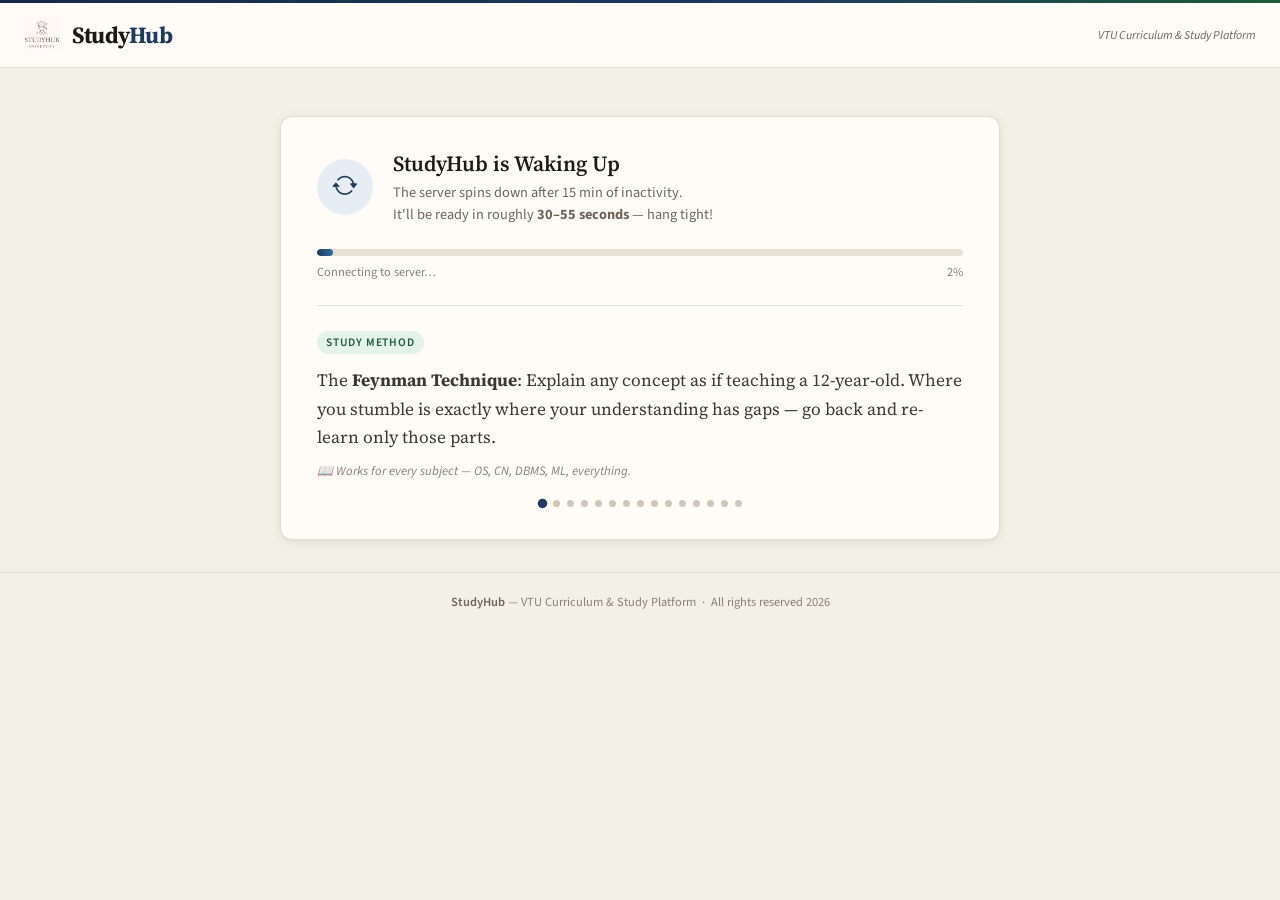
<file: docs/index.html>
﻿<!DOCTYPE html>
<html lang="en">
<head>
<meta charset="UTF-8">
<meta name="viewport" content="width=device-width, initial-scale=1.0">
<meta name="robots" content="noindex, follow">
<meta name="google-site-verification" content="-oL9wlva9KVxpuuwWQQaXgPxkH8SDAGg92wXfekbA6A" />
<title>StudyHub — Starting Up…</title>
<link rel="preconnect" href="https://fonts.googleapis.com">
<link rel="preconnect" href="https://fonts.gstatic.com" crossorigin>
<link href="https://fonts.googleapis.com/css2?family=Source+Serif+4:ital,opsz,wght@0,8..60,300;0,8..60,400;0,8..60,600;0,8..60,700;1,8..60,400;1,8..60,600&family=Source+Sans+3:wght@300;400;500;600;700&display=swap" rel="stylesheet">
<link rel="stylesheet" href="https://cdn.jsdelivr.net/npm/bootstrap-icons@1.11.3/font/bootstrap-icons.min.css">
<style>
  :root {
    --paper:        #f3f0e8;
    --paper-deep:   #e7e2d6;
    --sheet:        #fffcf7;
    --ink:          #1c1915;
    --ink-soft:     #3d3832;
    --muted:        #6d655c;
    --faint:        #8a8176;
    --line:         #e3dcd0;
    --line-strong:  #cfc6b6;
    --navy:         #1e3a5f;
    --navy-deep:    #152a46;
    --navy-soft:    #e6edf4;
    --green:        #1d5c3a;
    --green-soft:   #e5f2ea;
    --amber:        #8a5a10;
    --amber-soft:   #f8f1df;
    --red:          #8b1a1a;
    --purple:       #5b2d8e;
    --purple-soft:  #f0ebf8;
    --serif:        "Source Serif 4", Georgia, serif;
    --sans:         "Source Sans 3", "Segoe UI", sans-serif;
  }
  *, *::before, *::after { box-sizing: border-box; margin: 0; padding: 0; }

  html, body {
    min-height: 100vh;
    background: var(--paper);
    font-family: var(--sans);
    color: var(--ink);
    overflow-x: hidden;
  }

  /* ── Top accent bar ── */
  .top-bar {
    height: 3px;
    background: linear-gradient(90deg, var(--navy-deep) 0%, var(--navy) 60%, var(--green) 100%);
  }

  /* ── Header / brand ── */
  .site-header {
    background: var(--sheet);
    border-bottom: 1px solid var(--line);
    padding: 14px 24px;
    display: flex;
    align-items: center;
    gap: 12px;
  }
  .site-header img.logo {
    height: 36px;
    width: auto;
  }
  .site-header .brand-name {
    font-family: var(--serif);
    font-size: 1.45rem;
    font-weight: 700;
    color: var(--ink);
    letter-spacing: -0.02em;
  }
  .site-header .brand-name span { color: var(--navy); }
  .site-header .brand-tagline {
    font-size: 0.75rem;
    color: var(--muted);
    margin-left: auto;
    font-style: italic;
  }

  /* ── Main layout ── */
  .main-wrap {
    max-width: 760px;
    margin: 48px auto 32px;
    padding: 0 20px;
    display: flex;
    flex-direction: column;
    gap: 20px;
  }

  /* ── Sheet card ── */
  .card-sheet {
    background: var(--sheet);
    border: 1px solid var(--line);
    border-radius: 12px;
    box-shadow: 0 2px 12px rgba(28,25,21,.07), 0 1px 3px rgba(28,25,21,.04);
    overflow: hidden;
  }
  .card-body { padding: 32px 36px; }

  /* ── Status section ── */
  .status-row {
    display: flex;
    align-items: center;
    gap: 20px;
    margin-bottom: 24px;
  }
  .status-icon-wrap {
    width: 56px; height: 56px;
    border-radius: 50%;
    background: var(--navy-soft);
    display: flex; align-items: center; justify-content: center;
    flex-shrink: 0;
    font-size: 1.6rem;
    color: var(--navy);
    transition: background .4s, color .4s;
  }
  .status-icon-wrap.ready {
    background: var(--green-soft);
    color: var(--green);
  }
  .status-icon-wrap i { display: block; }
  .spinning { animation: spin 1.2s linear infinite; }
  @keyframes spin { to { transform: rotate(360deg); } }

  .status-text h2 {
    font-family: var(--serif);
    font-size: 1.35rem;
    font-weight: 600;
    color: var(--ink);
    margin-bottom: 4px;
  }
  .status-text p {
    font-size: 0.9rem;
    color: var(--muted);
    line-height: 1.5;
  }

  /* ── Progress bar ── */
  .progress-wrap { margin-bottom: 10px; }
  .progress-track {
    height: 7px;
    background: var(--paper-deep);
    border-radius: 999px;
    overflow: hidden;
  }
  .progress-fill {
    height: 100%;
    width: 0%;
    background: linear-gradient(90deg, var(--navy), #2e6fa8);
    border-radius: 999px;
    transition: width .6s ease, background .5s;
  }
  .progress-fill.done { background: linear-gradient(90deg, var(--green), #2d8f5a); }
  .progress-label {
    font-size: 0.78rem;
    color: var(--faint);
    margin-top: 7px;
    display: flex;
    justify-content: space-between;
  }
  .progress-label .pulse { animation: fade-pulse 1.6s ease-in-out infinite; }
  @keyframes fade-pulse { 0%,100%{opacity:1} 50%{opacity:.45} }

  /* ── Divider ── */
  .divider {
    border: none;
    border-top: 1px solid var(--line);
    margin: 24px 0;
  }

  /* ── Flashcard ── */
  .flashcard-label {
    font-size: 0.72rem;
    font-weight: 600;
    letter-spacing: .07em;
    text-transform: uppercase;
    padding: 3px 9px;
    border-radius: 999px;
    display: inline-block;
    margin-bottom: 12px;
  }
  .fc-green  { background: var(--green-soft);  color: var(--green); }
  .fc-amber  { background: var(--amber-soft);  color: var(--amber); }
  .fc-navy   { background: var(--navy-soft);   color: var(--navy);  }
  .fc-purple { background: var(--purple-soft); color: var(--purple);}

  .flashcard-content {
    font-family: var(--serif);
    font-size: 1.08rem;
    line-height: 1.65;
    color: var(--ink-soft);
    min-height: 72px;
  }
  .flashcard-meta {
    font-size: 0.8rem;
    color: var(--faint);
    font-style: italic;
    margin-top: 10px;
  }

  .fc-transition { transition: opacity .35s ease; }
  .fc-hidden     { opacity: 0; }

  /* ── Dot nav ── */
  .dot-nav {
    display: flex;
    gap: 7px;
    margin-top: 20px;
    justify-content: center;
  }
  .dot {
    width: 7px; height: 7px;
    border-radius: 50%;
    background: var(--line-strong);
    transition: background .3s, transform .3s;
  }
  .dot.active {
    background: var(--navy);
    transform: scale(1.35);
  }

  /* ── Footer ── */
  .site-footer {
    text-align: center;
    font-size: 0.78rem;
    color: var(--faint);
    padding: 20px;
    border-top: 1px solid var(--line);
  }
  .site-footer strong { color: var(--muted); font-weight: 600; }

  /* ── Responsive ── */
  @media (max-width: 540px) {
    .card-body { padding: 22px 20px; }
    .status-text h2 { font-size: 1.1rem; }
    .site-header .brand-tagline { display: none; }
  }
</style>
</head>
<body>

<div class="top-bar"></div>

<header class="site-header">
  <img class="logo" src="[data-uri]" alt="StudyHub logo">
  <span class="brand-name">Study<span>Hub</span></span>
  <span class="brand-tagline">VTU Curriculum &amp; Study Platform</span>
</header>

<main class="main-wrap">

  <!-- Status + Progress card -->
  <div class="card-sheet">
    <div class="card-body">

      <div class="status-row">
        <div class="status-icon-wrap" id="statusIcon">
          <i class="bi bi-arrow-repeat spinning" id="statusIconInner"></i>
        </div>
        <div class="status-text">
          <h2 id="statusTitle">StudyHub is Waking Up</h2>
          <p id="statusSubtitle">The server spins down after 15 min of inactivity.<br>It'll be ready in roughly <strong>30–55 seconds</strong> — hang tight!</p>
        </div>
      </div>

      <div class="progress-wrap">
        <div class="progress-track">
          <div class="progress-fill" id="progressFill"></div>
        </div>
        <div class="progress-label">
          <span class="pulse" id="progressLabel">Connecting to server…</span>
          <span id="progressPct">0%</span>
        </div>
      </div>

      <hr class="divider">

      <!-- Flashcard while you wait -->
      <div>
        <span class="flashcard-label fc-transition" id="fcBadge"></span>
        <div class="flashcard-content fc-transition" id="fcContent"></div>
        <div class="flashcard-meta fc-transition" id="fcMeta"></div>
        <div class="dot-nav" id="dotNav"></div>
      </div>

    </div>
  </div>

</main>

<footer class="site-footer">
  <strong>StudyHub</strong> — VTU Curriculum &amp; Study Platform &nbsp;·&nbsp; All rights reserved 2026
</footer>

<script>
// ─── CONFIG — edit this URL to your Render app ───────────────────────────────
const STUDYHUB_URL = 'https://studyhub-aiml-io.onrender.com/';
// ─────────────────────────────────────────────────────────────────────────────

const POLL_START_DELAY_MS  = 5000;
const POLL_INTERVAL_MS     = 3000;
const PROGRESS_DURATION_MS = 55000;

// ── Flashcard data ────────────────────────────────────────────────────────────
const CARDS = [
  {
    badge: 'Study Method', cls: 'fc-green',
    content: 'The <strong>Feynman Technique</strong>: Explain any concept as if teaching a 12-year-old. Where you stumble is exactly where your understanding has gaps — go back and re-learn only those parts.',
    meta: '📖 Works for every subject — OS, CN, DBMS, ML, everything.'
  },
  {
    badge: 'Exam Tip', cls: 'fc-amber',
    content: 'In VTU exams, always <strong>attempt the highest-mark questions first</strong>. Write definitions, state theorems, and draw diagrams even when in doubt — partial marks add up fast.',
    meta: '✏️ 5-mark and 10-mark questions carry the exam.'
  },
  {
    badge: 'Quick Concept', cls: 'fc-navy',
    content: '<strong>Big-O cheat sheet:</strong> O(1) constant · O(log n) binary search · O(n) linear scan · O(n log n) merge sort · O(n²) bubble/selection sort · O(2ⁿ) brute-force subset.',
    meta: '⚡ Know these cold — they appear in every DS&A question.'
  },
  {
    badge: 'Did You Know?', cls: 'fc-purple',
    content: 'The first real computer "bug" was a <strong>literal moth</strong> found trapped in a relay of Harvard\'s Mark II computer on September 9, 1947. Grace Hopper\'s team taped it into the log book.',
    meta: '🦋 The logbook entry reads: "First actual case of bug being found."'
  },
  {
    badge: 'Study Method', cls: 'fc-green',
    content: 'The <strong>Pomodoro Technique</strong>: 25 min of pure focused study → 5 min break. After 4 rounds, take a longer 20-30 min break. Beats marathon sessions that feel productive but retain little.',
    meta: '🍅 Named after a tomato-shaped kitchen timer.'
  },
  {
    badge: 'Quick Concept', cls: 'fc-navy',
    content: '<strong>OSI 7 Layers</strong> (top→bottom): Application · Presentation · Session · Transport · Network · Data Link · Physical. Mnemonic: <em>"All People Seem To Need Data Processing"</em>.',
    meta: '🌐 Layer 4 = TCP/UDP · Layer 3 = IP · Layer 2 = MAC'
  },
  {
    badge: 'Exam Tip', cls: 'fc-amber',
    content: '<strong>Always draw a diagram</strong> in VTU answers — architecture diagrams, flowcharts, ER diagrams, block diagrams. Examiners are explicitly instructed to award marks for relevant figures.',
    meta: '📐 Even a rough sketch earns you diagram marks.'
  },
  {
    badge: 'Did You Know?', cls: 'fc-purple',
    content: 'SQL was originally called <strong>SEQUEL</strong> — Structured English Query Language — developed by IBM in 1974. The name was shortened to SQL for trademark reasons.',
    meta: '🗄️ It remains the most-used data query language 50 years later.'
  },
  {
    badge: 'Quick Concept', cls: 'fc-navy',
    content: '<strong>AES encryption</strong> always works on 128-bit blocks, regardless of key size. Key lengths — 128, 192, or 256 bits — only affect the number of rounds (10, 12, or 14) not the block size.',
    meta: '🔐 Used everywhere: TLS, disk encryption, VPNs, messaging apps.'
  },
  {
    badge: 'Study Method', cls: 'fc-green',
    content: '<strong>Active Recall</strong> consistently outperforms re-reading or highlighting. Close your notes, then try to retrieve everything you just studied. Struggle = your brain forming stronger memory traces.',
    meta: '🧠 Combine with spaced repetition for maximum retention.'
  },
  {
    badge: 'Quick Concept', cls: 'fc-navy',
    content: '<strong>ML Overfitting fixes:</strong> L1 regularisation (Lasso, sparsifies weights) · L2 regularisation (Ridge, shrinks weights) · Dropout (randomly zero neurons during training) · More training data.',
    meta: '🤖 High train accuracy + low val accuracy = overfitting.'
  },
  {
    badge: 'Exam Tip', cls: 'fc-amber',
    content: 'VTU time management rule of thumb: <strong>~1.5 minutes per mark</strong>. A 10-mark answer gets ~15 min. Use the first 5 minutes of the exam to scan all questions and plan your attempt order.',
    meta: '⏱️ Never spend more than 20 min on any single question.'
  },
  {
    badge: 'Did You Know?', cls: 'fc-purple',
    content: 'Python is <strong>not</strong> named after the snake. Creator Guido van Rossum named it after the British comedy series <em>Monty Python\'s Flying Circus</em> — he wanted a short, unique name.',
    meta: '🐍 The snake logo came later and stuck ironically.'
  },
  {
    badge: 'Quick Concept', cls: 'fc-navy',
    content: '<strong>Deadlock requires all 4 conditions simultaneously:</strong> Mutual Exclusion · Hold &amp; Wait · No Preemption · Circular Wait. Break any one condition → deadlock impossible.',
    meta: '🔒 Banker\'s Algorithm prevents it; Detection + Recovery cures it.'
  },
  {
    badge: 'Study Method', cls: 'fc-green',
    content: '<strong>Study groups:</strong> Assign each member one topic to master and teach the rest. Teaching forces deeper processing than passive study. Rotate topics each session to cover everything.',
    meta: '👥 The "jigsaw" method — proven to boost exam scores significantly.'
  },
];

// ── State ─────────────────────────────────────────────────────────────────────
let currentCard = 0;
let serverReady  = false;
let cardTimer    = null;

// ── DOM refs ──────────────────────────────────────────────────────────────────
const progressFill  = document.getElementById('progressFill');
const progressLabel = document.getElementById('progressLabel');
const progressPct   = document.getElementById('progressPct');
const statusIcon    = document.getElementById('statusIcon');
const statusIconInner = document.getElementById('statusIconInner');
const statusTitle   = document.getElementById('statusTitle');
const statusSubtitle = document.getElementById('statusSubtitle');
const fcBadge       = document.getElementById('fcBadge');
const fcContent     = document.getElementById('fcContent');
const fcMeta        = document.getElementById('fcMeta');
const dotNav        = document.getElementById('dotNav');

// ── Progress labels ───────────────────────────────────────────────────────────
const PROGRESS_STAGES = [
  { pct: 0,   label: 'Connecting to server…'              },
  { pct: 15,  label: 'Server is waking up…'               },
  { pct: 30,  label: 'Allocating compute resources…'      },
  { pct: 50,  label: 'Booting Django application…'        },
  { pct: 70,  label: 'Loading database connections…'      },
  { pct: 85,  label: 'Almost there — finishing startup…'  },
  { pct: 95,  label: 'Server ready — verifying…'          },
];

// ── Build dot nav ─────────────────────────────────────────────────────────────
function buildDots() {
  dotNav.innerHTML = '';
  CARDS.forEach((_, i) => {
    const d = document.createElement('div');
    d.className = 'dot' + (i === 0 ? ' active' : '');
    d.addEventListener('click', () => goToCard(i));
    dotNav.appendChild(d);
  });
}

function updateDots() {
  document.querySelectorAll('.dot').forEach((d, i) => {
    d.classList.toggle('active', i === currentCard);
  });
}

// ── Render flashcard ──────────────────────────────────────────────────────────
function showCard(idx, fade = false) {
  const card = CARDS[idx];
  if (fade) {
    [fcBadge, fcContent, fcMeta].forEach(el => el.classList.add('fc-hidden'));
    setTimeout(() => {
      renderCard(card);
      [fcBadge, fcContent, fcMeta].forEach(el => el.classList.remove('fc-hidden'));
    }, 350);
  } else {
    renderCard(card);
  }
  updateDots();
}

function renderCard(card) {
  fcBadge.className   = 'flashcard-label fc-transition ' + card.cls;
  fcBadge.textContent = card.badge;
  fcContent.innerHTML = card.content;
  fcMeta.innerHTML    = card.meta;
}

function goToCard(idx) {
  currentCard = idx;
  showCard(idx, true);
  resetCardTimer();
}

function nextCard() {
  currentCard = (currentCard + 1) % CARDS.length;
  showCard(currentCard, true);
}

function resetCardTimer() {
  if (cardTimer) clearInterval(cardTimer);
  cardTimer = setInterval(nextCard, 8000);
}

// ── Progress bar animation ────────────────────────────────────────────────────
let progressStart = null;

function animateProgress(ts) {
  if (serverReady) return;
  if (!progressStart) progressStart = ts;
  const elapsed = ts - progressStart;
  const raw = Math.min((elapsed / PROGRESS_DURATION_MS) * 95, 95);

  progressFill.style.width = raw + '%';
  progressPct.textContent  = Math.round(raw) + '%';

  // Update label based on stage
  let currentLabel = PROGRESS_STAGES[0].label;
  for (const stage of PROGRESS_STAGES) {
    if (raw >= stage.pct) currentLabel = stage.label;
  }
  progressLabel.textContent = currentLabel;

  requestAnimationFrame(animateProgress);
}

// ── Server ready ──────────────────────────────────────────────────────────────
function onServerReady() {
  if (serverReady) return;
  serverReady = true;

  // Update progress
  progressFill.style.width = '100%';
  progressFill.classList.add('done');
  progressPct.textContent  = '100%';
  progressLabel.textContent = 'Server is ready!';
  progressLabel.classList.remove('pulse');

  // Update icon
  statusIcon.classList.add('ready');
  statusIconInner.className = 'bi bi-check-lg';

  // Update text
  statusTitle.textContent = 'All Set — Redirecting You Now!';
  statusSubtitle.innerHTML = 'StudyHub is up and running. Taking you there in a moment…';

  // Redirect after short pause
  setTimeout(() => {
    window.location.href = STUDYHUB_URL;
  }, 1400);
}

// ── Polling ───────────────────────────────────────────────────────────────────
async function checkBackend() {
  if (serverReady) return;
  try {
    await fetch(STUDYHUB_URL + '/?wake=1', {
      mode:   'no-cors',
      cache:  'no-store',
      signal: AbortSignal.timeout(5000)
    });
    // Opaque success = server responded = it's up
    onServerReady();
  } catch (e) {
    // Network error = still sleeping, retry next interval
  }
}

// ── Boot ──────────────────────────────────────────────────────────────────────
buildDots();
showCard(0);
resetCardTimer();
requestAnimationFrame(animateProgress);

setTimeout(() => {
  checkBackend();
  setInterval(checkBackend, POLL_INTERVAL_MS);
}, POLL_START_DELAY_MS);
</script>

</body>
</html>
</file>
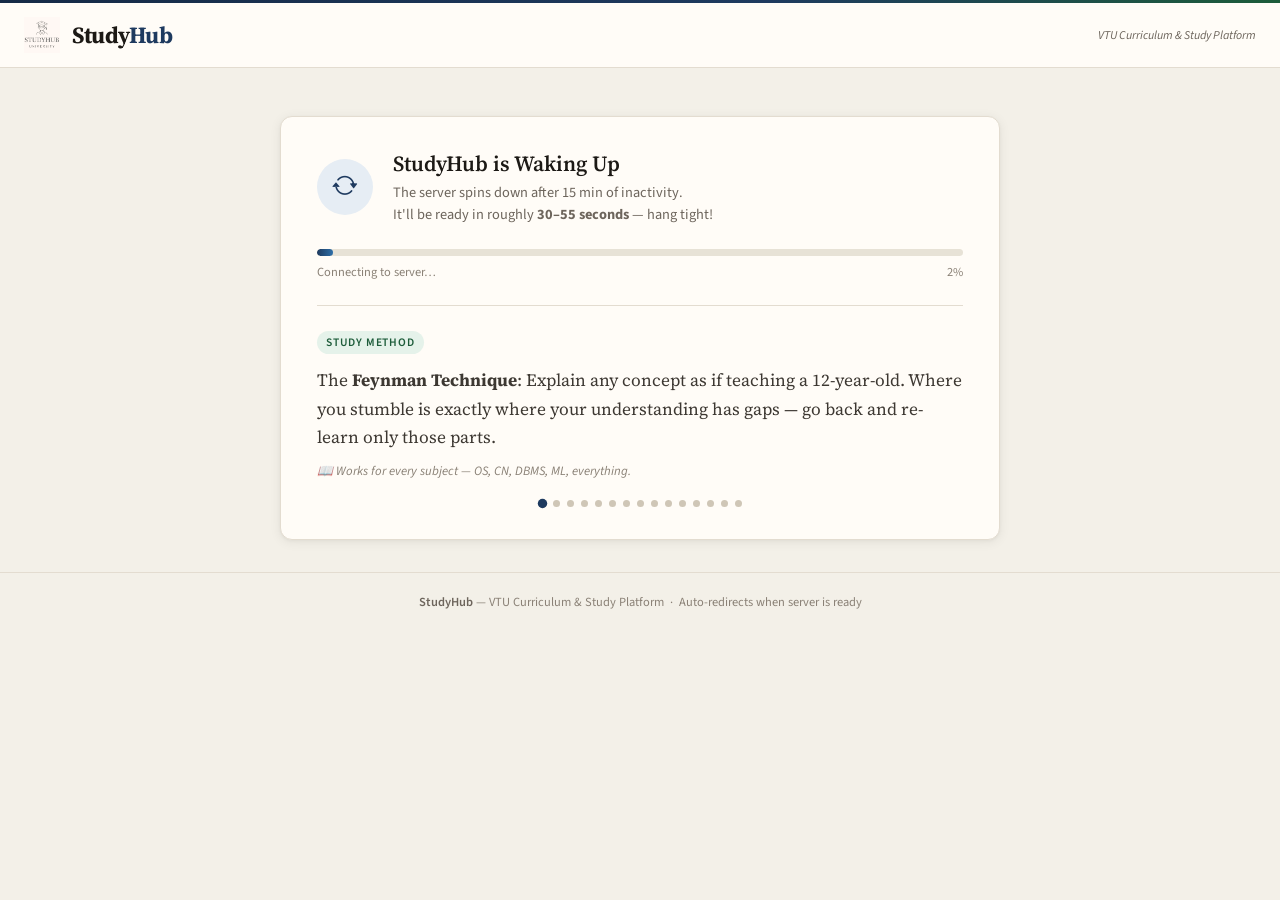
<file: wakeup-loader/index.html>
﻿<!DOCTYPE html>
<html lang="en">
<head>
<meta charset="UTF-8">
<meta name="viewport" content="width=device-width, initial-scale=1.0">
<title>StudyHub — Starting Up…</title>
<link rel="preconnect" href="https://fonts.googleapis.com">
<link rel="preconnect" href="https://fonts.gstatic.com" crossorigin>
<link href="https://fonts.googleapis.com/css2?family=Source+Serif+4:ital,opsz,wght@0,8..60,300;0,8..60,400;0,8..60,600;0,8..60,700;1,8..60,400;1,8..60,600&family=Source+Sans+3:wght@300;400;500;600;700&display=swap" rel="stylesheet">
<link rel="stylesheet" href="https://cdn.jsdelivr.net/npm/bootstrap-icons@1.11.3/font/bootstrap-icons.min.css">
<style>
  :root {
    --paper:        #f3f0e8;
    --paper-deep:   #e7e2d6;
    --sheet:        #fffcf7;
    --ink:          #1c1915;
    --ink-soft:     #3d3832;
    --muted:        #6d655c;
    --faint:        #8a8176;
    --line:         #e3dcd0;
    --line-strong:  #cfc6b6;
    --navy:         #1e3a5f;
    --navy-deep:    #152a46;
    --navy-soft:    #e6edf4;
    --green:        #1d5c3a;
    --green-soft:   #e5f2ea;
    --amber:        #8a5a10;
    --amber-soft:   #f8f1df;
    --red:          #8b1a1a;
    --purple:       #5b2d8e;
    --purple-soft:  #f0ebf8;
    --serif:        "Source Serif 4", Georgia, serif;
    --sans:         "Source Sans 3", "Segoe UI", sans-serif;
  }
  *, *::before, *::after { box-sizing: border-box; margin: 0; padding: 0; }

  html, body {
    min-height: 100vh;
    background: var(--paper);
    font-family: var(--sans);
    color: var(--ink);
    overflow-x: hidden;
  }

  /* ── Top accent bar ── */
  .top-bar {
    height: 3px;
    background: linear-gradient(90deg, var(--navy-deep) 0%, var(--navy) 60%, var(--green) 100%);
  }

  /* ── Header / brand ── */
  .site-header {
    background: var(--sheet);
    border-bottom: 1px solid var(--line);
    padding: 14px 24px;
    display: flex;
    align-items: center;
    gap: 12px;
  }
  .site-header img.logo {
    height: 36px;
    width: auto;
  }
  .site-header .brand-name {
    font-family: var(--serif);
    font-size: 1.45rem;
    font-weight: 700;
    color: var(--ink);
    letter-spacing: -0.02em;
  }
  .site-header .brand-name span { color: var(--navy); }
  .site-header .brand-tagline {
    font-size: 0.75rem;
    color: var(--muted);
    margin-left: auto;
    font-style: italic;
  }

  /* ── Main layout ── */
  .main-wrap {
    max-width: 760px;
    margin: 48px auto 32px;
    padding: 0 20px;
    display: flex;
    flex-direction: column;
    gap: 20px;
  }

  /* ── Sheet card ── */
  .card-sheet {
    background: var(--sheet);
    border: 1px solid var(--line);
    border-radius: 12px;
    box-shadow: 0 2px 12px rgba(28,25,21,.07), 0 1px 3px rgba(28,25,21,.04);
    overflow: hidden;
  }
  .card-body { padding: 32px 36px; }

  /* ── Status section ── */
  .status-row {
    display: flex;
    align-items: center;
    gap: 20px;
    margin-bottom: 24px;
  }
  .status-icon-wrap {
    width: 56px; height: 56px;
    border-radius: 50%;
    background: var(--navy-soft);
    display: flex; align-items: center; justify-content: center;
    flex-shrink: 0;
    font-size: 1.6rem;
    color: var(--navy);
    transition: background .4s, color .4s;
  }
  .status-icon-wrap.ready {
    background: var(--green-soft);
    color: var(--green);
  }
  .status-icon-wrap i { display: block; }
  .spinning { animation: spin 1.2s linear infinite; }
  @keyframes spin { to { transform: rotate(360deg); } }

  .status-text h2 {
    font-family: var(--serif);
    font-size: 1.35rem;
    font-weight: 600;
    color: var(--ink);
    margin-bottom: 4px;
  }
  .status-text p {
    font-size: 0.9rem;
    color: var(--muted);
    line-height: 1.5;
  }

  /* ── Progress bar ── */
  .progress-wrap { margin-bottom: 10px; }
  .progress-track {
    height: 7px;
    background: var(--paper-deep);
    border-radius: 999px;
    overflow: hidden;
  }
  .progress-fill {
    height: 100%;
    width: 0%;
    background: linear-gradient(90deg, var(--navy), #2e6fa8);
    border-radius: 999px;
    transition: width .6s ease, background .5s;
  }
  .progress-fill.done { background: linear-gradient(90deg, var(--green), #2d8f5a); }
  .progress-label {
    font-size: 0.78rem;
    color: var(--faint);
    margin-top: 7px;
    display: flex;
    justify-content: space-between;
  }
  .progress-label .pulse { animation: fade-pulse 1.6s ease-in-out infinite; }
  @keyframes fade-pulse { 0%,100%{opacity:1} 50%{opacity:.45} }

  /* ── Divider ── */
  .divider {
    border: none;
    border-top: 1px solid var(--line);
    margin: 24px 0;
  }

  /* ── Flashcard ── */
  .flashcard-label {
    font-size: 0.72rem;
    font-weight: 600;
    letter-spacing: .07em;
    text-transform: uppercase;
    padding: 3px 9px;
    border-radius: 999px;
    display: inline-block;
    margin-bottom: 12px;
  }
  .fc-green  { background: var(--green-soft);  color: var(--green); }
  .fc-amber  { background: var(--amber-soft);  color: var(--amber); }
  .fc-navy   { background: var(--navy-soft);   color: var(--navy);  }
  .fc-purple { background: var(--purple-soft); color: var(--purple);}

  .flashcard-content {
    font-family: var(--serif);
    font-size: 1.08rem;
    line-height: 1.65;
    color: var(--ink-soft);
    min-height: 72px;
  }
  .flashcard-meta {
    font-size: 0.8rem;
    color: var(--faint);
    font-style: italic;
    margin-top: 10px;
  }

  .fc-transition { transition: opacity .35s ease; }
  .fc-hidden     { opacity: 0; }

  /* ── Dot nav ── */
  .dot-nav {
    display: flex;
    gap: 7px;
    margin-top: 20px;
    justify-content: center;
  }
  .dot {
    width: 7px; height: 7px;
    border-radius: 50%;
    background: var(--line-strong);
    transition: background .3s, transform .3s;
  }
  .dot.active {
    background: var(--navy);
    transform: scale(1.35);
  }

  /* ── Footer ── */
  .site-footer {
    text-align: center;
    font-size: 0.78rem;
    color: var(--faint);
    padding: 20px;
    border-top: 1px solid var(--line);
  }
  .site-footer strong { color: var(--muted); font-weight: 600; }

  /* ── Responsive ── */
  @media (max-width: 540px) {
    .card-body { padding: 22px 20px; }
    .status-text h2 { font-size: 1.1rem; }
    .site-header .brand-tagline { display: none; }
  }
</style>
</head>
<body>

<div class="top-bar"></div>

<header class="site-header">
  <img class="logo" src="[data-uri]" alt="StudyHub logo">
  <span class="brand-name">Study<span>Hub</span></span>
  <span class="brand-tagline">VTU Curriculum &amp; Study Platform</span>
</header>

<main class="main-wrap">

  <!-- Status + Progress card -->
  <div class="card-sheet">
    <div class="card-body">

      <div class="status-row">
        <div class="status-icon-wrap" id="statusIcon">
          <i class="bi bi-arrow-repeat spinning" id="statusIconInner"></i>
        </div>
        <div class="status-text">
          <h2 id="statusTitle">StudyHub is Waking Up</h2>
          <p id="statusSubtitle">The server spins down after 15 min of inactivity.<br>It'll be ready in roughly <strong>30–55 seconds</strong> — hang tight!</p>
        </div>
      </div>

      <div class="progress-wrap">
        <div class="progress-track">
          <div class="progress-fill" id="progressFill"></div>
        </div>
        <div class="progress-label">
          <span class="pulse" id="progressLabel">Connecting to server…</span>
          <span id="progressPct">0%</span>
        </div>
      </div>

      <hr class="divider">

      <!-- Flashcard while you wait -->
      <div>
        <span class="flashcard-label fc-transition" id="fcBadge"></span>
        <div class="flashcard-content fc-transition" id="fcContent"></div>
        <div class="flashcard-meta fc-transition" id="fcMeta"></div>
        <div class="dot-nav" id="dotNav"></div>
      </div>

    </div>
  </div>

</main>

<footer class="site-footer">
  <strong>StudyHub</strong> — VTU Curriculum &amp; Study Platform &nbsp;·&nbsp; Auto-redirects when server is ready
</footer>

<script>
// ─── CONFIG — edit this URL to your Render app ───────────────────────────────
const STUDYHUB_URL = 'https://studyhub-aiml-io.onrender.com/';
// ─────────────────────────────────────────────────────────────────────────────

const POLL_START_DELAY_MS  = 5000;
const POLL_INTERVAL_MS     = 3000;
const PROGRESS_DURATION_MS = 55000;

// ── Flashcard data ────────────────────────────────────────────────────────────
const CARDS = [
  {
    badge: 'Study Method', cls: 'fc-green',
    content: 'The <strong>Feynman Technique</strong>: Explain any concept as if teaching a 12-year-old. Where you stumble is exactly where your understanding has gaps — go back and re-learn only those parts.',
    meta: '📖 Works for every subject — OS, CN, DBMS, ML, everything.'
  },
  {
    badge: 'Exam Tip', cls: 'fc-amber',
    content: 'In VTU exams, always <strong>attempt the highest-mark questions first</strong>. Write definitions, state theorems, and draw diagrams even when in doubt — partial marks add up fast.',
    meta: '✏️ 5-mark and 10-mark questions carry the exam.'
  },
  {
    badge: 'Quick Concept', cls: 'fc-navy',
    content: '<strong>Big-O cheat sheet:</strong> O(1) constant · O(log n) binary search · O(n) linear scan · O(n log n) merge sort · O(n²) bubble/selection sort · O(2ⁿ) brute-force subset.',
    meta: '⚡ Know these cold — they appear in every DS&A question.'
  },
  {
    badge: 'Did You Know?', cls: 'fc-purple',
    content: 'The first real computer "bug" was a <strong>literal moth</strong> found trapped in a relay of Harvard\'s Mark II computer on September 9, 1947. Grace Hopper\'s team taped it into the log book.',
    meta: '🦋 The logbook entry reads: "First actual case of bug being found."'
  },
  {
    badge: 'Study Method', cls: 'fc-green',
    content: 'The <strong>Pomodoro Technique</strong>: 25 min of pure focused study → 5 min break. After 4 rounds, take a longer 20-30 min break. Beats marathon sessions that feel productive but retain little.',
    meta: '🍅 Named after a tomato-shaped kitchen timer.'
  },
  {
    badge: 'Quick Concept', cls: 'fc-navy',
    content: '<strong>OSI 7 Layers</strong> (top→bottom): Application · Presentation · Session · Transport · Network · Data Link · Physical. Mnemonic: <em>"All People Seem To Need Data Processing"</em>.',
    meta: '🌐 Layer 4 = TCP/UDP · Layer 3 = IP · Layer 2 = MAC'
  },
  {
    badge: 'Exam Tip', cls: 'fc-amber',
    content: '<strong>Always draw a diagram</strong> in VTU answers — architecture diagrams, flowcharts, ER diagrams, block diagrams. Examiners are explicitly instructed to award marks for relevant figures.',
    meta: '📐 Even a rough sketch earns you diagram marks.'
  },
  {
    badge: 'Did You Know?', cls: 'fc-purple',
    content: 'SQL was originally called <strong>SEQUEL</strong> — Structured English Query Language — developed by IBM in 1974. The name was shortened to SQL for trademark reasons.',
    meta: '🗄️ It remains the most-used data query language 50 years later.'
  },
  {
    badge: 'Quick Concept', cls: 'fc-navy',
    content: '<strong>AES encryption</strong> always works on 128-bit blocks, regardless of key size. Key lengths — 128, 192, or 256 bits — only affect the number of rounds (10, 12, or 14) not the block size.',
    meta: '🔐 Used everywhere: TLS, disk encryption, VPNs, messaging apps.'
  },
  {
    badge: 'Study Method', cls: 'fc-green',
    content: '<strong>Active Recall</strong> consistently outperforms re-reading or highlighting. Close your notes, then try to retrieve everything you just studied. Struggle = your brain forming stronger memory traces.',
    meta: '🧠 Combine with spaced repetition for maximum retention.'
  },
  {
    badge: 'Quick Concept', cls: 'fc-navy',
    content: '<strong>ML Overfitting fixes:</strong> L1 regularisation (Lasso, sparsifies weights) · L2 regularisation (Ridge, shrinks weights) · Dropout (randomly zero neurons during training) · More training data.',
    meta: '🤖 High train accuracy + low val accuracy = overfitting.'
  },
  {
    badge: 'Exam Tip', cls: 'fc-amber',
    content: 'VTU time management rule of thumb: <strong>~1.5 minutes per mark</strong>. A 10-mark answer gets ~15 min. Use the first 5 minutes of the exam to scan all questions and plan your attempt order.',
    meta: '⏱️ Never spend more than 20 min on any single question.'
  },
  {
    badge: 'Did You Know?', cls: 'fc-purple',
    content: 'Python is <strong>not</strong> named after the snake. Creator Guido van Rossum named it after the British comedy series <em>Monty Python\'s Flying Circus</em> — he wanted a short, unique name.',
    meta: '🐍 The snake logo came later and stuck ironically.'
  },
  {
    badge: 'Quick Concept', cls: 'fc-navy',
    content: '<strong>Deadlock requires all 4 conditions simultaneously:</strong> Mutual Exclusion · Hold &amp; Wait · No Preemption · Circular Wait. Break any one condition → deadlock impossible.',
    meta: '🔒 Banker\'s Algorithm prevents it; Detection + Recovery cures it.'
  },
  {
    badge: 'Study Method', cls: 'fc-green',
    content: '<strong>Study groups:</strong> Assign each member one topic to master and teach the rest. Teaching forces deeper processing than passive study. Rotate topics each session to cover everything.',
    meta: '👥 The "jigsaw" method — proven to boost exam scores significantly.'
  },
];

// ── State ─────────────────────────────────────────────────────────────────────
let currentCard = 0;
let serverReady  = false;
let cardTimer    = null;

// ── DOM refs ──────────────────────────────────────────────────────────────────
const progressFill  = document.getElementById('progressFill');
const progressLabel = document.getElementById('progressLabel');
const progressPct   = document.getElementById('progressPct');
const statusIcon    = document.getElementById('statusIcon');
const statusIconInner = document.getElementById('statusIconInner');
const statusTitle   = document.getElementById('statusTitle');
const statusSubtitle = document.getElementById('statusSubtitle');
const fcBadge       = document.getElementById('fcBadge');
const fcContent     = document.getElementById('fcContent');
const fcMeta        = document.getElementById('fcMeta');
const dotNav        = document.getElementById('dotNav');

// ── Progress labels ───────────────────────────────────────────────────────────
const PROGRESS_STAGES = [
  { pct: 0,   label: 'Connecting to server…'              },
  { pct: 15,  label: 'Server is waking up…'               },
  { pct: 30,  label: 'Allocating compute resources…'      },
  { pct: 50,  label: 'Booting Django application…'        },
  { pct: 70,  label: 'Loading database connections…'      },
  { pct: 85,  label: 'Almost there — finishing startup…'  },
  { pct: 95,  label: 'Server ready — verifying…'          },
];

// ── Build dot nav ─────────────────────────────────────────────────────────────
function buildDots() {
  dotNav.innerHTML = '';
  CARDS.forEach((_, i) => {
    const d = document.createElement('div');
    d.className = 'dot' + (i === 0 ? ' active' : '');
    d.addEventListener('click', () => goToCard(i));
    dotNav.appendChild(d);
  });
}

function updateDots() {
  document.querySelectorAll('.dot').forEach((d, i) => {
    d.classList.toggle('active', i === currentCard);
  });
}

// ── Render flashcard ──────────────────────────────────────────────────────────
function showCard(idx, fade = false) {
  const card = CARDS[idx];
  if (fade) {
    [fcBadge, fcContent, fcMeta].forEach(el => el.classList.add('fc-hidden'));
    setTimeout(() => {
      renderCard(card);
      [fcBadge, fcContent, fcMeta].forEach(el => el.classList.remove('fc-hidden'));
    }, 350);
  } else {
    renderCard(card);
  }
  updateDots();
}

function renderCard(card) {
  fcBadge.className   = 'flashcard-label fc-transition ' + card.cls;
  fcBadge.textContent = card.badge;
  fcContent.innerHTML = card.content;
  fcMeta.innerHTML    = card.meta;
}

function goToCard(idx) {
  currentCard = idx;
  showCard(idx, true);
  resetCardTimer();
}

function nextCard() {
  currentCard = (currentCard + 1) % CARDS.length;
  showCard(currentCard, true);
}

function resetCardTimer() {
  if (cardTimer) clearInterval(cardTimer);
  cardTimer = setInterval(nextCard, 8000);
}

// ── Progress bar animation ────────────────────────────────────────────────────
let progressStart = null;

function animateProgress(ts) {
  if (serverReady) return;
  if (!progressStart) progressStart = ts;
  const elapsed = ts - progressStart;
  const raw = Math.min((elapsed / PROGRESS_DURATION_MS) * 95, 95);

  progressFill.style.width = raw + '%';
  progressPct.textContent  = Math.round(raw) + '%';

  // Update label based on stage
  let currentLabel = PROGRESS_STAGES[0].label;
  for (const stage of PROGRESS_STAGES) {
    if (raw >= stage.pct) currentLabel = stage.label;
  }
  progressLabel.textContent = currentLabel;

  requestAnimationFrame(animateProgress);
}

// ── Server ready ──────────────────────────────────────────────────────────────
function onServerReady() {
  if (serverReady) return;
  serverReady = true;

  // Update progress
  progressFill.style.width = '100%';
  progressFill.classList.add('done');
  progressPct.textContent  = '100%';
  progressLabel.textContent = 'Server is ready!';
  progressLabel.classList.remove('pulse');

  // Update icon
  statusIcon.classList.add('ready');
  statusIconInner.className = 'bi bi-check-lg';

  // Update text
  statusTitle.textContent = 'All Set — Redirecting You Now!';
  statusSubtitle.innerHTML = 'StudyHub is up and running. Taking you there in a moment…';

  // Redirect after short pause
  setTimeout(() => {
    window.location.href = STUDYHUB_URL;
  }, 1400);
}

// ── Polling ───────────────────────────────────────────────────────────────────
async function checkBackend() {
  if (serverReady) return;
  try {
    await fetch(STUDYHUB_URL + '/?wake=1', {
      mode:   'no-cors',
      cache:  'no-store',
      signal: AbortSignal.timeout(5000)
    });
    // Opaque success = server responded = it's up
    onServerReady();
  } catch (e) {
    // Network error = still sleeping, retry next interval
  }
}

// ── Boot ──────────────────────────────────────────────────────────────────────
buildDots();
showCard(0);
resetCardTimer();
requestAnimationFrame(animateProgress);

setTimeout(() => {
  checkBackend();
  setInterval(checkBackend, POLL_INTERVAL_MS);
}, POLL_START_DELAY_MS);
</script>

</body>
</html>
</file>
